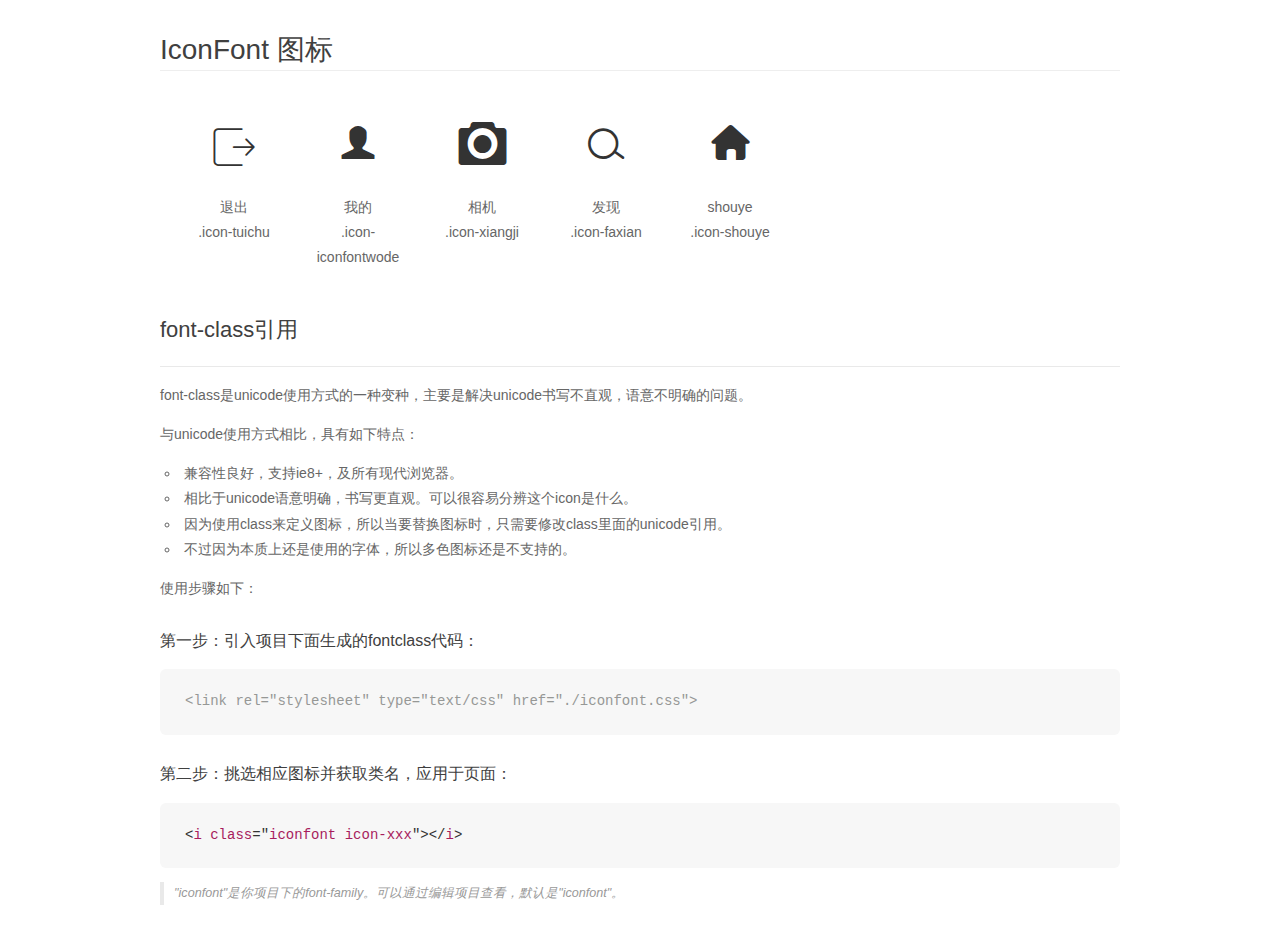
<file: css/font/demo_fontclass.html>
<!DOCTYPE html>
<html>
<head>
    <meta charset="utf-8"/>
    <title>IconFont</title>
    <link rel="stylesheet" href="demo.css">
    <link rel="stylesheet" href="iconfont.css">
</head>
<body>
    <div class="main markdown">
        <h1>IconFont 图标</h1>
        <ul class="icon_lists clear">
            
                <li>
                <i class="icon iconfont icon-tuichu"></i>
                    <div class="name">退出</div>
                    <div class="fontclass">.icon-tuichu</div>
                </li>
            
                <li>
                <i class="icon iconfont icon-iconfontwode"></i>
                    <div class="name">我的</div>
                    <div class="fontclass">.icon-iconfontwode</div>
                </li>
            
                <li>
                <i class="icon iconfont icon-xiangji"></i>
                    <div class="name">相机</div>
                    <div class="fontclass">.icon-xiangji</div>
                </li>
            
                <li>
                <i class="icon iconfont icon-faxian"></i>
                    <div class="name">发现</div>
                    <div class="fontclass">.icon-faxian</div>
                </li>
            
                <li>
                <i class="icon iconfont icon-shouye"></i>
                    <div class="name">shouye</div>
                    <div class="fontclass">.icon-shouye</div>
                </li>
            
        </ul>

        <h2 id="font-class-">font-class引用</h2>
        <hr>

        <p>font-class是unicode使用方式的一种变种，主要是解决unicode书写不直观，语意不明确的问题。</p>
        <p>与unicode使用方式相比，具有如下特点：</p>
        <ul>
        <li>兼容性良好，支持ie8+，及所有现代浏览器。</li>
        <li>相比于unicode语意明确，书写更直观。可以很容易分辨这个icon是什么。</li>
        <li>因为使用class来定义图标，所以当要替换图标时，只需要修改class里面的unicode引用。</li>
        <li>不过因为本质上还是使用的字体，所以多色图标还是不支持的。</li>
        </ul>
        <p>使用步骤如下：</p>
        <h3 id="-fontclass-">第一步：引入项目下面生成的fontclass代码：</h3>


        <pre><code class="lang-js hljs javascript"><span class="hljs-comment">&lt;link rel="stylesheet" type="text/css" href="./iconfont.css"&gt;</span></code></pre>
        <h3 id="-">第二步：挑选相应图标并获取类名，应用于页面：</h3>
        <pre><code class="lang-css hljs">&lt;<span class="hljs-selector-tag">i</span> <span class="hljs-selector-tag">class</span>="<span class="hljs-selector-tag">iconfont</span> <span class="hljs-selector-tag">icon-xxx</span>"&gt;&lt;/<span class="hljs-selector-tag">i</span>&gt;</code></pre>
        <blockquote>
        <p>"iconfont"是你项目下的font-family。可以通过编辑项目查看，默认是"iconfont"。</p>
        </blockquote>
    </div>
</body>
</html>
</file>
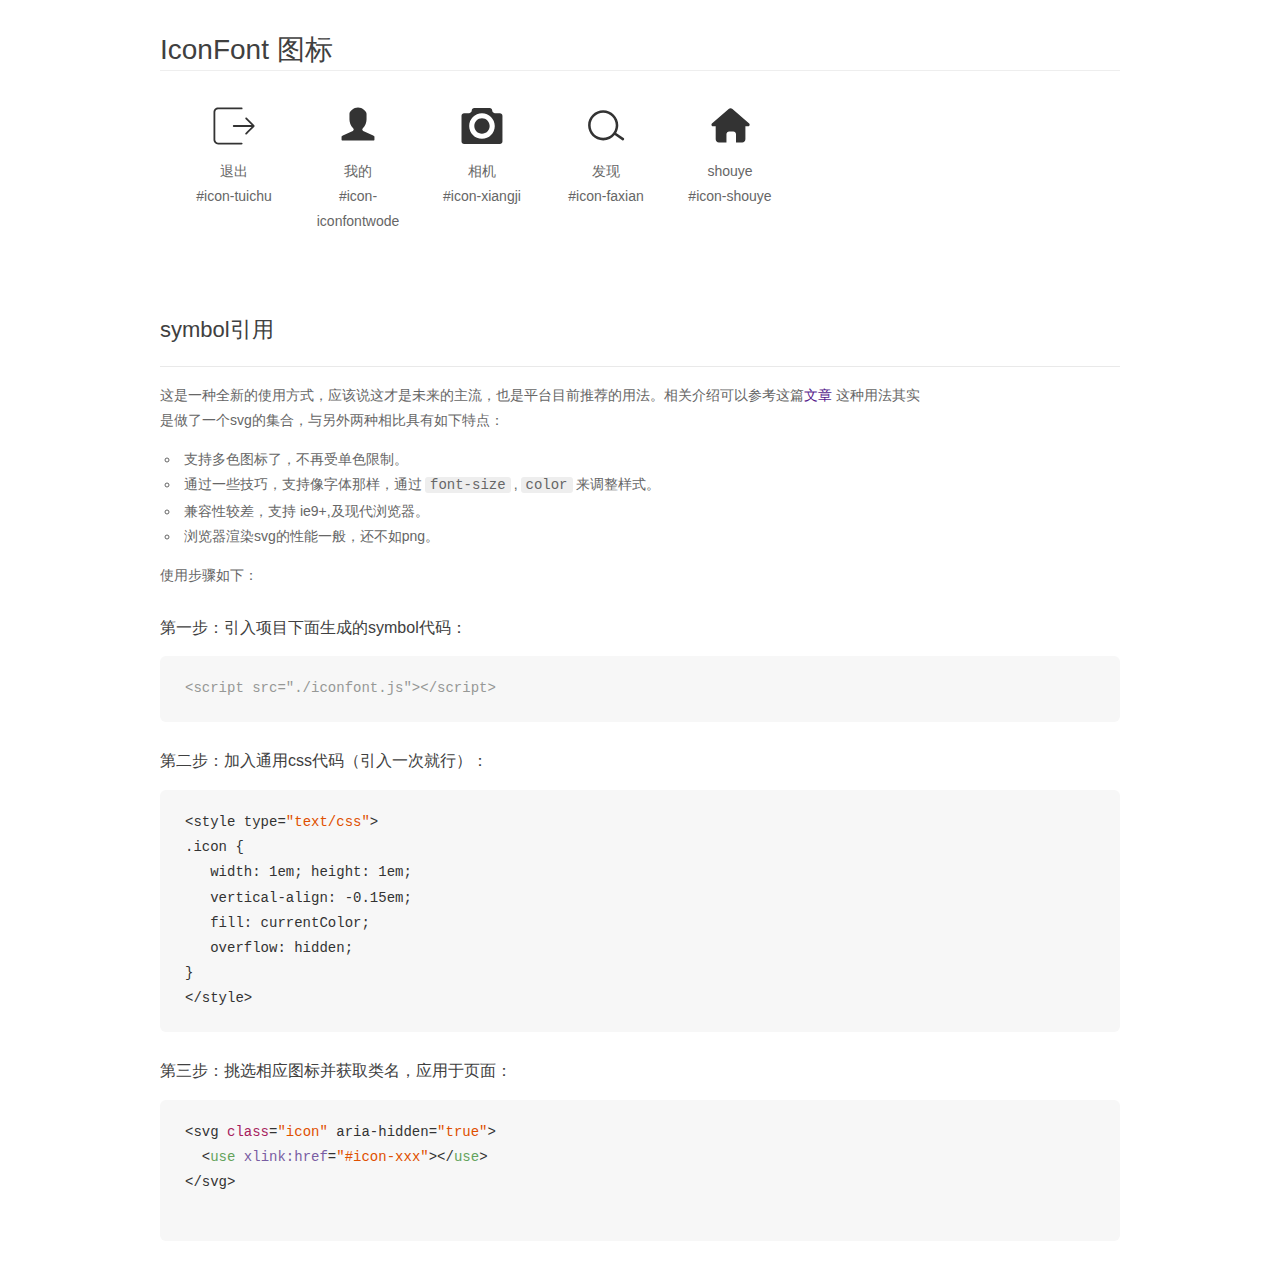
<file: css/font/demo_symbol.html>
<!DOCTYPE html>
<html>
<head>
    <meta charset="utf-8"/>
    <title>IconFont</title>
    <link rel="stylesheet" href="demo.css">
    <script src="iconfont.js"></script>

    <style type="text/css">
        .icon {
          /* 通过设置 font-size 来改变图标大小 */
          width: 1em; height: 1em;
          /* 图标和文字相邻时，垂直对齐 */
          vertical-align: -0.15em;
          /* 通过设置 color 来改变 SVG 的颜色/fill */
          fill: currentColor;
          /* path 和 stroke 溢出 viewBox 部分在 IE 下会显示
             normalize.css 中也包含这行 */
          overflow: hidden;
        }

    </style>
</head>
<body>
    <div class="main markdown">
        <h1>IconFont 图标</h1>
        <ul class="icon_lists clear">
            
                <li>
                    <svg class="icon" aria-hidden="true">
                        <use xlink:href="#icon-tuichu"></use>
                    </svg>
                    <div class="name">退出</div>
                    <div class="fontclass">#icon-tuichu</div>
                </li>
            
                <li>
                    <svg class="icon" aria-hidden="true">
                        <use xlink:href="#icon-iconfontwode"></use>
                    </svg>
                    <div class="name">我的</div>
                    <div class="fontclass">#icon-iconfontwode</div>
                </li>
            
                <li>
                    <svg class="icon" aria-hidden="true">
                        <use xlink:href="#icon-xiangji"></use>
                    </svg>
                    <div class="name">相机</div>
                    <div class="fontclass">#icon-xiangji</div>
                </li>
            
                <li>
                    <svg class="icon" aria-hidden="true">
                        <use xlink:href="#icon-faxian"></use>
                    </svg>
                    <div class="name">发现</div>
                    <div class="fontclass">#icon-faxian</div>
                </li>
            
                <li>
                    <svg class="icon" aria-hidden="true">
                        <use xlink:href="#icon-shouye"></use>
                    </svg>
                    <div class="name">shouye</div>
                    <div class="fontclass">#icon-shouye</div>
                </li>
            
        </ul>


        <h2 id="symbol-">symbol引用</h2>
        <hr>

        <p>这是一种全新的使用方式，应该说这才是未来的主流，也是平台目前推荐的用法。相关介绍可以参考这篇<a href="">文章</a>
        这种用法其实是做了一个svg的集合，与另外两种相比具有如下特点：</p>
        <ul>
          <li>支持多色图标了，不再受单色限制。</li>
          <li>通过一些技巧，支持像字体那样，通过<code>font-size</code>,<code>color</code>来调整样式。</li>
          <li>兼容性较差，支持 ie9+,及现代浏览器。</li>
          <li>浏览器渲染svg的性能一般，还不如png。</li>
        </ul>
        <p>使用步骤如下：</p>
        <h3 id="-symbol-">第一步：引入项目下面生成的symbol代码：</h3>
        <pre><code class="lang-js hljs javascript"><span class="hljs-comment">&lt;script src="./iconfont.js"&gt;&lt;/script&gt;</span></code></pre>
        <h3 id="-css-">第二步：加入通用css代码（引入一次就行）：</h3>
        <pre><code class="lang-js hljs javascript">&lt;style type=<span class="hljs-string">"text/css"</span>&gt;
.icon {
   width: <span class="hljs-number">1</span>em; height: <span class="hljs-number">1</span>em;
   vertical-align: <span class="hljs-number">-0.15</span>em;
   fill: currentColor;
   overflow: hidden;
}
&lt;<span class="hljs-regexp">/style&gt;</span></code></pre>
        <h3 id="-">第三步：挑选相应图标并获取类名，应用于页面：</h3>
        <pre><code class="lang-js hljs javascript">&lt;svg <span class="hljs-class"><span class="hljs-keyword">class</span></span>=<span class="hljs-string">"icon"</span> aria-hidden=<span class="hljs-string">"true"</span>&gt;<span class="xml"><span class="hljs-tag">
  &lt;<span class="hljs-name">use</span> <span class="hljs-attr">xlink:href</span>=<span class="hljs-string">"#icon-xxx"</span>&gt;</span><span class="hljs-tag">&lt;/<span class="hljs-name">use</span>&gt;</span>
</span>&lt;<span class="hljs-regexp">/svg&gt;
        </span></code></pre>
    </div>
</body>
</html>
</file>
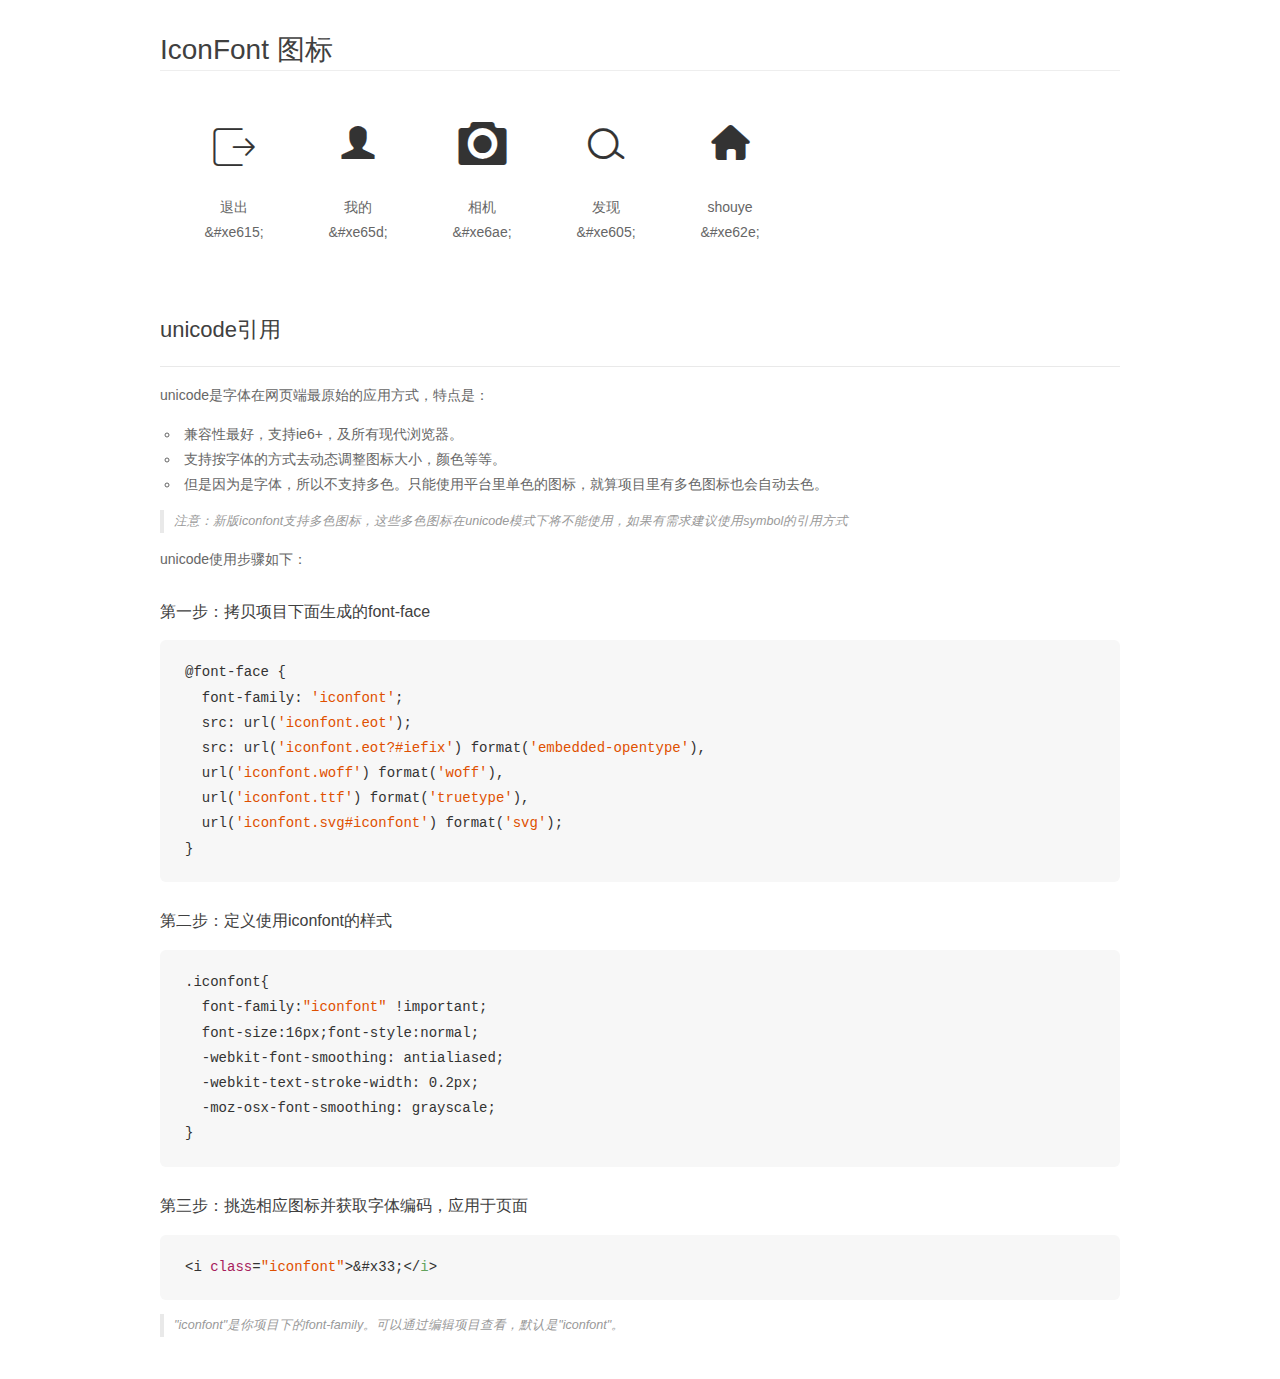
<file: css/font/demo_unicode.html>
<!DOCTYPE html>
<html>
<head>
    <meta charset="utf-8"/>
    <title>IconFont</title>
    <link rel="stylesheet" href="demo.css">

    <style type="text/css">

        @font-face {font-family: "iconfont";
          src: url('iconfont.eot'); /* IE9*/
          src: url('iconfont.eot#iefix') format('embedded-opentype'), /* IE6-IE8 */
          url('iconfont.woff') format('woff'), /* chrome, firefox */
          url('iconfont.ttf') format('truetype'), /* chrome, firefox, opera, Safari, Android, iOS 4.2+*/
          url('iconfont.svg#iconfont') format('svg'); /* iOS 4.1- */
        }

        .iconfont {
          font-family:"iconfont" !important;
          font-size:16px;
          font-style:normal;
          -webkit-font-smoothing: antialiased;
          -webkit-text-stroke-width: 0.2px;
          -moz-osx-font-smoothing: grayscale;
        }

    </style>
</head>
<body>
    <div class="main markdown">
        <h1>IconFont 图标</h1>
        <ul class="icon_lists clear">
            
                <li>
                <i class="icon iconfont">&#xe615;</i>
                    <div class="name">退出</div>
                    <div class="code">&amp;#xe615;</div>
                </li>
            
                <li>
                <i class="icon iconfont">&#xe65d;</i>
                    <div class="name">我的</div>
                    <div class="code">&amp;#xe65d;</div>
                </li>
            
                <li>
                <i class="icon iconfont">&#xe6ae;</i>
                    <div class="name">相机</div>
                    <div class="code">&amp;#xe6ae;</div>
                </li>
            
                <li>
                <i class="icon iconfont">&#xe605;</i>
                    <div class="name">发现</div>
                    <div class="code">&amp;#xe605;</div>
                </li>
            
                <li>
                <i class="icon iconfont">&#xe62e;</i>
                    <div class="name">shouye</div>
                    <div class="code">&amp;#xe62e;</div>
                </li>
            
        </ul>
        <h2 id="unicode-">unicode引用</h2>
        <hr>

        <p>unicode是字体在网页端最原始的应用方式，特点是：</p>
        <ul>
        <li>兼容性最好，支持ie6+，及所有现代浏览器。</li>
        <li>支持按字体的方式去动态调整图标大小，颜色等等。</li>
        <li>但是因为是字体，所以不支持多色。只能使用平台里单色的图标，就算项目里有多色图标也会自动去色。</li>
        </ul>
        <blockquote>
        <p>注意：新版iconfont支持多色图标，这些多色图标在unicode模式下将不能使用，如果有需求建议使用symbol的引用方式</p>
        </blockquote>
        <p>unicode使用步骤如下：</p>
        <h3 id="-font-face">第一步：拷贝项目下面生成的font-face</h3>
        <pre><code class="lang-js hljs javascript">@font-face {
  font-family: <span class="hljs-string">'iconfont'</span>;
  src: url(<span class="hljs-string">'iconfont.eot'</span>);
  src: url(<span class="hljs-string">'iconfont.eot?#iefix'</span>) format(<span class="hljs-string">'embedded-opentype'</span>),
  url(<span class="hljs-string">'iconfont.woff'</span>) format(<span class="hljs-string">'woff'</span>),
  url(<span class="hljs-string">'iconfont.ttf'</span>) format(<span class="hljs-string">'truetype'</span>),
  url(<span class="hljs-string">'iconfont.svg#iconfont'</span>) format(<span class="hljs-string">'svg'</span>);
}
</code></pre>
        <h3 id="-iconfont-">第二步：定义使用iconfont的样式</h3>
        <pre><code class="lang-js hljs javascript">.iconfont{
  font-family:<span class="hljs-string">"iconfont"</span> !important;
  font-size:<span class="hljs-number">16</span>px;font-style:normal;
  -webkit-font-smoothing: antialiased;
  -webkit-text-stroke-width: <span class="hljs-number">0.2</span>px;
  -moz-osx-font-smoothing: grayscale;
}
</code></pre>
        <h3 id="-">第三步：挑选相应图标并获取字体编码，应用于页面</h3>
        <pre><code class="lang-js hljs javascript">&lt;i <span class="hljs-class"><span class="hljs-keyword">class</span></span>=<span class="hljs-string">"iconfont"</span>&gt;&amp;#x33;<span class="xml"><span class="hljs-tag">&lt;/<span class="hljs-name">i</span>&gt;</span></span></code></pre>

        <blockquote>
        <p>"iconfont"是你项目下的font-family。可以通过编辑项目查看，默认是"iconfont"。</p>
        </blockquote>
    </div>


</body>
</html>
</file>
<file: css/font/iconfont.css>
@font-face {font-family: "iconfont";
  src: url('iconfont.eot?t=1492586718595'); /* IE9*/
  src: url('iconfont.eot?t=1492586718595#iefix') format('embedded-opentype'), /* IE6-IE8 */
  url('iconfont.woff?t=1492586718595') format('woff'), /* chrome, firefox */
  url('iconfont.ttf?t=1492586718595') format('truetype'), /* chrome, firefox, opera, Safari, Android, iOS 4.2+*/
  url('iconfont.svg?t=1492586718595#iconfont') format('svg'); /* iOS 4.1- */
}

.iconfont {
  font-family:"iconfont" !important;
  font-size:16px;
  font-style:normal;
  -webkit-font-smoothing: antialiased;
  -moz-osx-font-smoothing: grayscale;
}

.icon-tuichu:before { content: "\e615"; }

.icon-iconfontwode:before { content: "\e65d"; }

.icon-xiangji:before { content: "\e6ae"; }

.icon-faxian:before { content: "\e605"; }

.icon-shouye:before { content: "\e62e"; }
</file>
<file: css/font/demo.css>
*{margin: 0;padding: 0;list-style: none;}
/*
KISSY CSS Reset
理念：1. reset 的目的不是清除浏览器的默认样式，这仅是部分工作。清除和重置是紧密不可分的。
2. reset 的目的不是让默认样式在所有浏览器下一致，而是减少默认样式有可能带来的问题。
3. reset 期望提供一套普适通用的基础样式。但没有银弹，推荐根据具体需求，裁剪和修改后再使用。
特色：1. 适应中文；2. 基于最新主流浏览器。
维护：玉伯<lifesinger@gmail.com>, 正淳<ragecarrier@gmail.com>
 */

/** 清除内外边距 **/
body, h1, h2, h3, h4, h5, h6, hr, p, blockquote, /* structural elements 结构元素 */
dl, dt, dd, ul, ol, li, /* list elements 列表元素 */
pre, /* text formatting elements 文本格式元素 */
form, fieldset, legend, button, input, textarea, /* form elements 表单元素 */
th, td /* table elements 表格元素 */ {
  margin: 0;
  padding: 0;
}

/** 设置默认字体 **/
body,
button, input, select, textarea /* for ie */ {
  font: 12px/1.5 tahoma, arial, \5b8b\4f53, sans-serif;
}
h1, h2, h3, h4, h5, h6 { font-size: 100%; }
address, cite, dfn, em, var { font-style: normal; } /* 将斜体扶正 */
code, kbd, pre, samp { font-family: courier new, courier, monospace; } /* 统一等宽字体 */
small { font-size: 12px; } /* 小于 12px 的中文很难阅读，让 small 正常化 */

/** 重置列表元素 **/
ul, ol { list-style: none; }

/** 重置文本格式元素 **/
a { text-decoration: none; }
a:hover { text-decoration: underline; }


/** 重置表单元素 **/
legend { color: #000; } /* for ie6 */
fieldset, img { border: 0; } /* img 搭车：让链接里的 img 无边框 */
button, input, select, textarea { font-size: 100%; } /* 使得表单元素在 ie 下能继承字体大小 */
/* 注：optgroup 无法扶正 */

/** 重置表格元素 **/
table { border-collapse: collapse; border-spacing: 0; }

/* 清除浮动 */
.ks-clear:after, .clear:after {
  content: '\20';
  display: block;
  height: 0;
  clear: both;
}
.ks-clear, .clear {
  *zoom: 1;
}

.main {
  padding: 30px 100px;
width: 960px;
margin: 0 auto;
}
.main h1{font-size:36px; color:#333; text-align:left;margin-bottom:30px; border-bottom: 1px solid #eee;}

.helps{margin-top:40px;}
.helps pre{
  padding:20px;
  margin:10px 0;
  border:solid 1px #e7e1cd;
  background-color: #fffdef;
  overflow: auto;
}

.icon_lists{
  width: 100% !important;

}

.icon_lists li{
  float:left;
  width: 100px;
  height:180px;
  text-align: center;
  list-style: none !important;
}
.icon_lists .icon{
  font-size: 42px;
  line-height: 100px;
  margin: 10px 0;
  color:#333;
  -webkit-transition: font-size 0.25s ease-out 0s;
  -moz-transition: font-size 0.25s ease-out 0s;
  transition: font-size 0.25s ease-out 0s;

}
.icon_lists .icon:hover{
  font-size: 100px;
}



.markdown {
  color: #666;
  font-size: 14px;
  line-height: 1.8;
}

.highlight {
  line-height: 1.5;
}

.markdown img {
  vertical-align: middle;
  max-width: 100%;
}

.markdown h1 {
  color: #404040;
  font-weight: 500;
  line-height: 40px;
  margin-bottom: 24px;
}

.markdown h2,
.markdown h3,
.markdown h4,
.markdown h5,
.markdown h6 {
  color: #404040;
  margin: 1.6em 0 0.6em 0;
  font-weight: 500;
  clear: both;
}

.markdown h1 {
  font-size: 28px;
}

.markdown h2 {
  font-size: 22px;
}

.markdown h3 {
  font-size: 16px;
}

.markdown h4 {
  font-size: 14px;
}

.markdown h5 {
  font-size: 12px;
}

.markdown h6 {
  font-size: 12px;
}

.markdown hr {
  height: 1px;
  border: 0;
  background: #e9e9e9;
  margin: 16px 0;
  clear: both;
}

.markdown p,
.markdown pre {
  margin: 1em 0;
}

.markdown > p,
.markdown > blockquote,
.markdown > .highlight,
.markdown > ol,
.markdown > ul {
  width: 80%;
}

.markdown ul > li {
  list-style: circle;
}

.markdown > ul li,
.markdown blockquote ul > li {
  margin-left: 20px;
  padding-left: 4px;
}

.markdown > ul li p,
.markdown > ol li p {
  margin: 0.6em 0;
}

.markdown ol > li {
  list-style: decimal;
}

.markdown > ol li,
.markdown blockquote ol > li {
  margin-left: 20px;
  padding-left: 4px;
}

.markdown code {
  margin: 0 3px;
  padding: 0 5px;
  background: #eee;
  border-radius: 3px;
}

.markdown pre {
  border-radius: 6px;
  background: #f7f7f7;
  padding: 20px;
}

.markdown pre code {
  border: none;
  background: #f7f7f7;
  margin: 0;
}

.markdown strong,
.markdown b {
  font-weight: 600;
}

.markdown > table {
  border-collapse: collapse;
  border-spacing: 0px;
  empty-cells: show;
  border: 1px solid #e9e9e9;
  width: 95%;
  margin-bottom: 24px;
}

.markdown > table th {
  white-space: nowrap;
  color: #333;
  font-weight: 600;

}

.markdown > table th,
.markdown > table td {
  border: 1px solid #e9e9e9;
  padding: 8px 16px;
  text-align: left;
}

.markdown > table th {
  background: #F7F7F7;
}

.markdown blockquote {
  font-size: 90%;
  color: #999;
  border-left: 4px solid #e9e9e9;
  padding-left: 0.8em;
  margin: 1em 0;
  font-style: italic;
}

.markdown blockquote p {
  margin: 0;
}

.markdown .anchor {
  opacity: 0;
  transition: opacity 0.3s ease;
  margin-left: 8px;
}

.markdown .waiting {
  color: #ccc;
}

.markdown h1:hover .anchor,
.markdown h2:hover .anchor,
.markdown h3:hover .anchor,
.markdown h4:hover .anchor,
.markdown h5:hover .anchor,
.markdown h6:hover .anchor {
  opacity: 1;
  display: inline-block;
}

.markdown > br,
.markdown > p > br {
  clear: both;
}


.hljs {
  display: block;
  background: white;
  padding: 0.5em;
  color: #333333;
  overflow-x: auto;
}

.hljs-comment,
.hljs-meta {
  color: #969896;
}

.hljs-string,
.hljs-variable,
.hljs-template-variable,
.hljs-strong,
.hljs-emphasis,
.hljs-quote {
  color: #df5000;
}

.hljs-keyword,
.hljs-selector-tag,
.hljs-type {
  color: #a71d5d;
}

.hljs-literal,
.hljs-symbol,
.hljs-bullet,
.hljs-attribute {
  color: #0086b3;
}

.hljs-section,
.hljs-name {
  color: #63a35c;
}

.hljs-tag {
  color: #333333;
}

.hljs-title,
.hljs-attr,
.hljs-selector-id,
.hljs-selector-class,
.hljs-selector-attr,
.hljs-selector-pseudo {
  color: #795da3;
}

.hljs-addition {
  color: #55a532;
  background-color: #eaffea;
}

.hljs-deletion {
  color: #bd2c00;
  background-color: #ffecec;
}

.hljs-link {
  text-decoration: underline;
}

pre{
  background: #fff;
}
</file>
